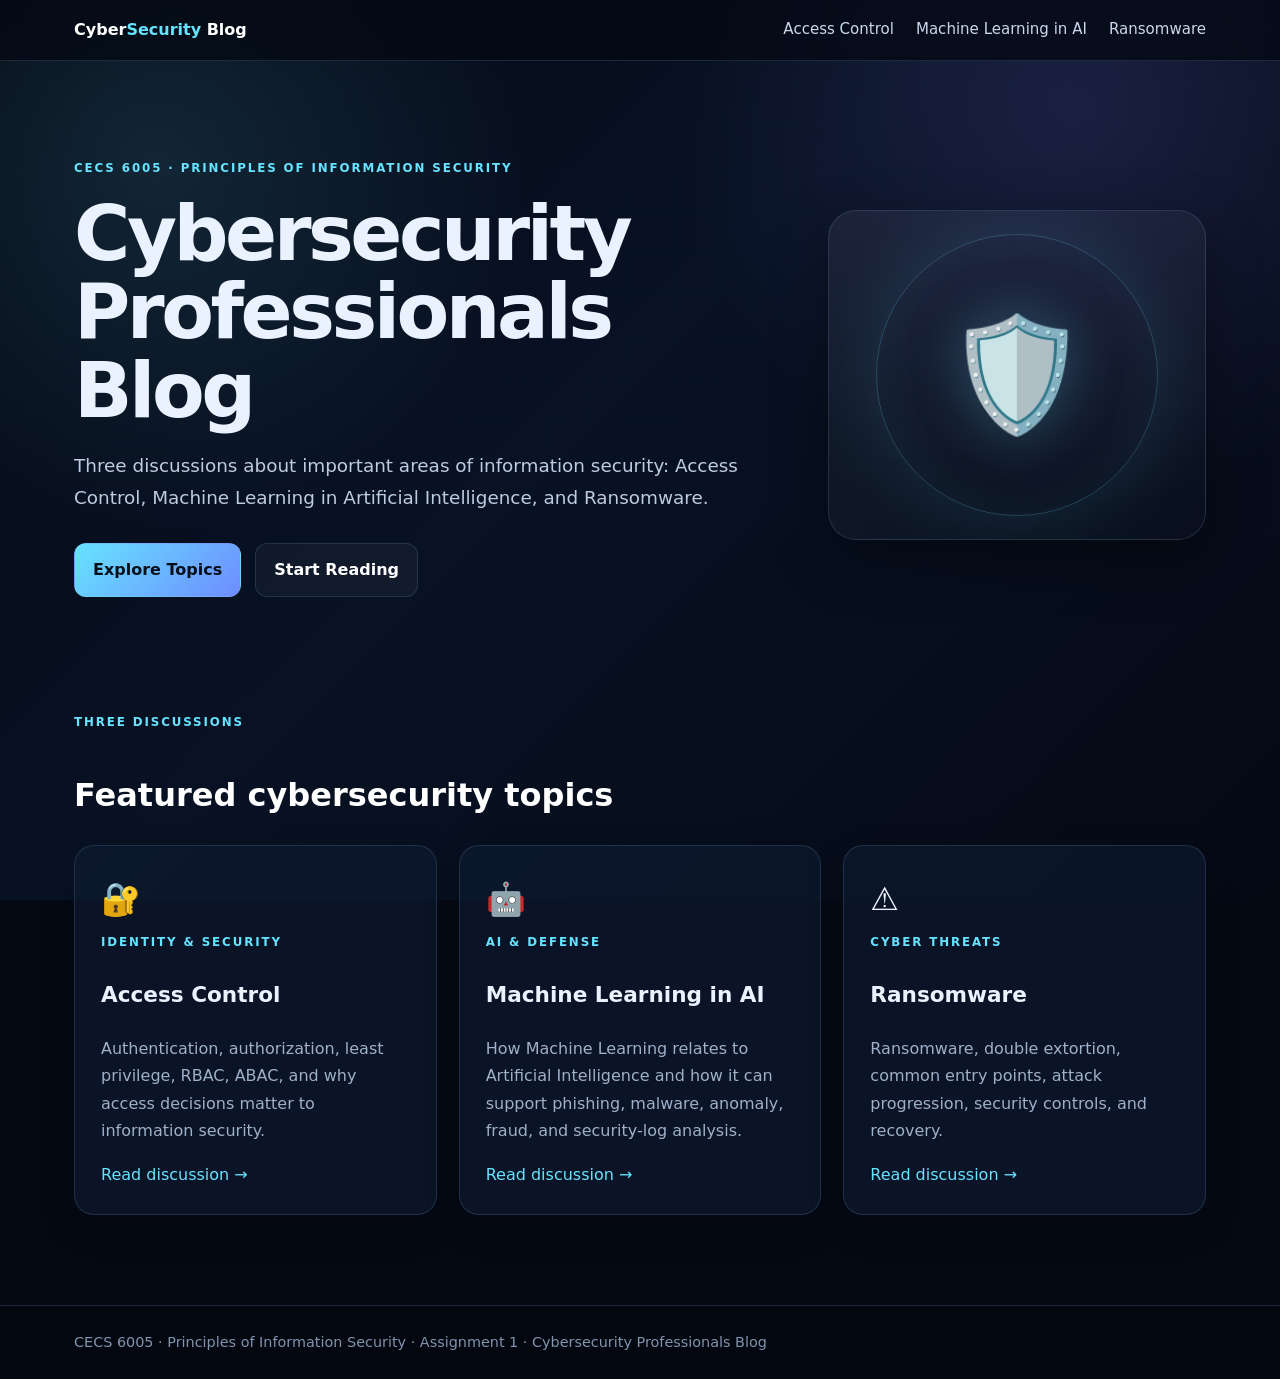
<file: index.html>
<!doctype html><html lang="en"><head><meta charset="utf-8"><meta name="viewport" content="width=device-width,initial-scale=1"><title>Cybersecurity Professionals Blog</title><meta name="description" content="CECS 6005 cybersecurity blog covering Access Control, Machine Learning in AI, and Ransomware."><link rel="stylesheet" href="styles.css"></head><body>
<header class="site-header"><nav class="nav"><a class="brand" href="index.html">Cyber<span>Security</span> Blog</a><div class="nav-links"><a href="access-control.html">Access Control</a><a href="machine-learning-ai.html">Machine Learning in AI</a><a href="ransomware.html">Ransomware</a></div></nav></header>
<main><section class="hero"><div><div class="eyebrow">CECS 6005 · Principles of Information Security</div><h1>Cybersecurity Professionals Blog</h1><p class="lead">Three discussions about important areas of information security: Access Control, Machine Learning in Artificial Intelligence, and Ransomware.</p><div class="btns"><a class="btn primary" href="#topics">Explore Topics</a><a class="btn secondary" href="access-control.html">Start Reading</a></div></div><div class="hero-card"><div class="shield">🛡️</div></div></section>
<section class="section" id="topics"><div class="eyebrow">Three Discussions</div><h2>Featured cybersecurity topics</h2><div class="grid">
<article class="card"><div class="icon">🔐</div><span class="topic-tag">Identity & Security</span><h3>Access Control</h3><p>Authentication, authorization, least privilege, RBAC, ABAC, and why access decisions matter to information security.</p><a href="access-control.html">Read discussion →</a></article>
<article class="card"><div class="icon">🤖</div><span class="topic-tag">AI & Defense</span><h3>Machine Learning in AI</h3><p>How Machine Learning relates to Artificial Intelligence and how it can support phishing, malware, anomaly, fraud, and security-log analysis.</p><a href="machine-learning-ai.html">Read discussion →</a></article>
<article class="card"><div class="icon">⚠️</div><span class="topic-tag">Cyber Threats</span><h3>Ransomware</h3><p>Ransomware, double extortion, common entry points, attack progression, security controls, and recovery.</p><a href="ransomware.html">Read discussion →</a></article>
</div></section></main><footer class="footer"><div class="footer-inner">CECS 6005 · Principles of Information Security · Assignment 1 · Cybersecurity Professionals Blog</div></footer></body></html>
</file>
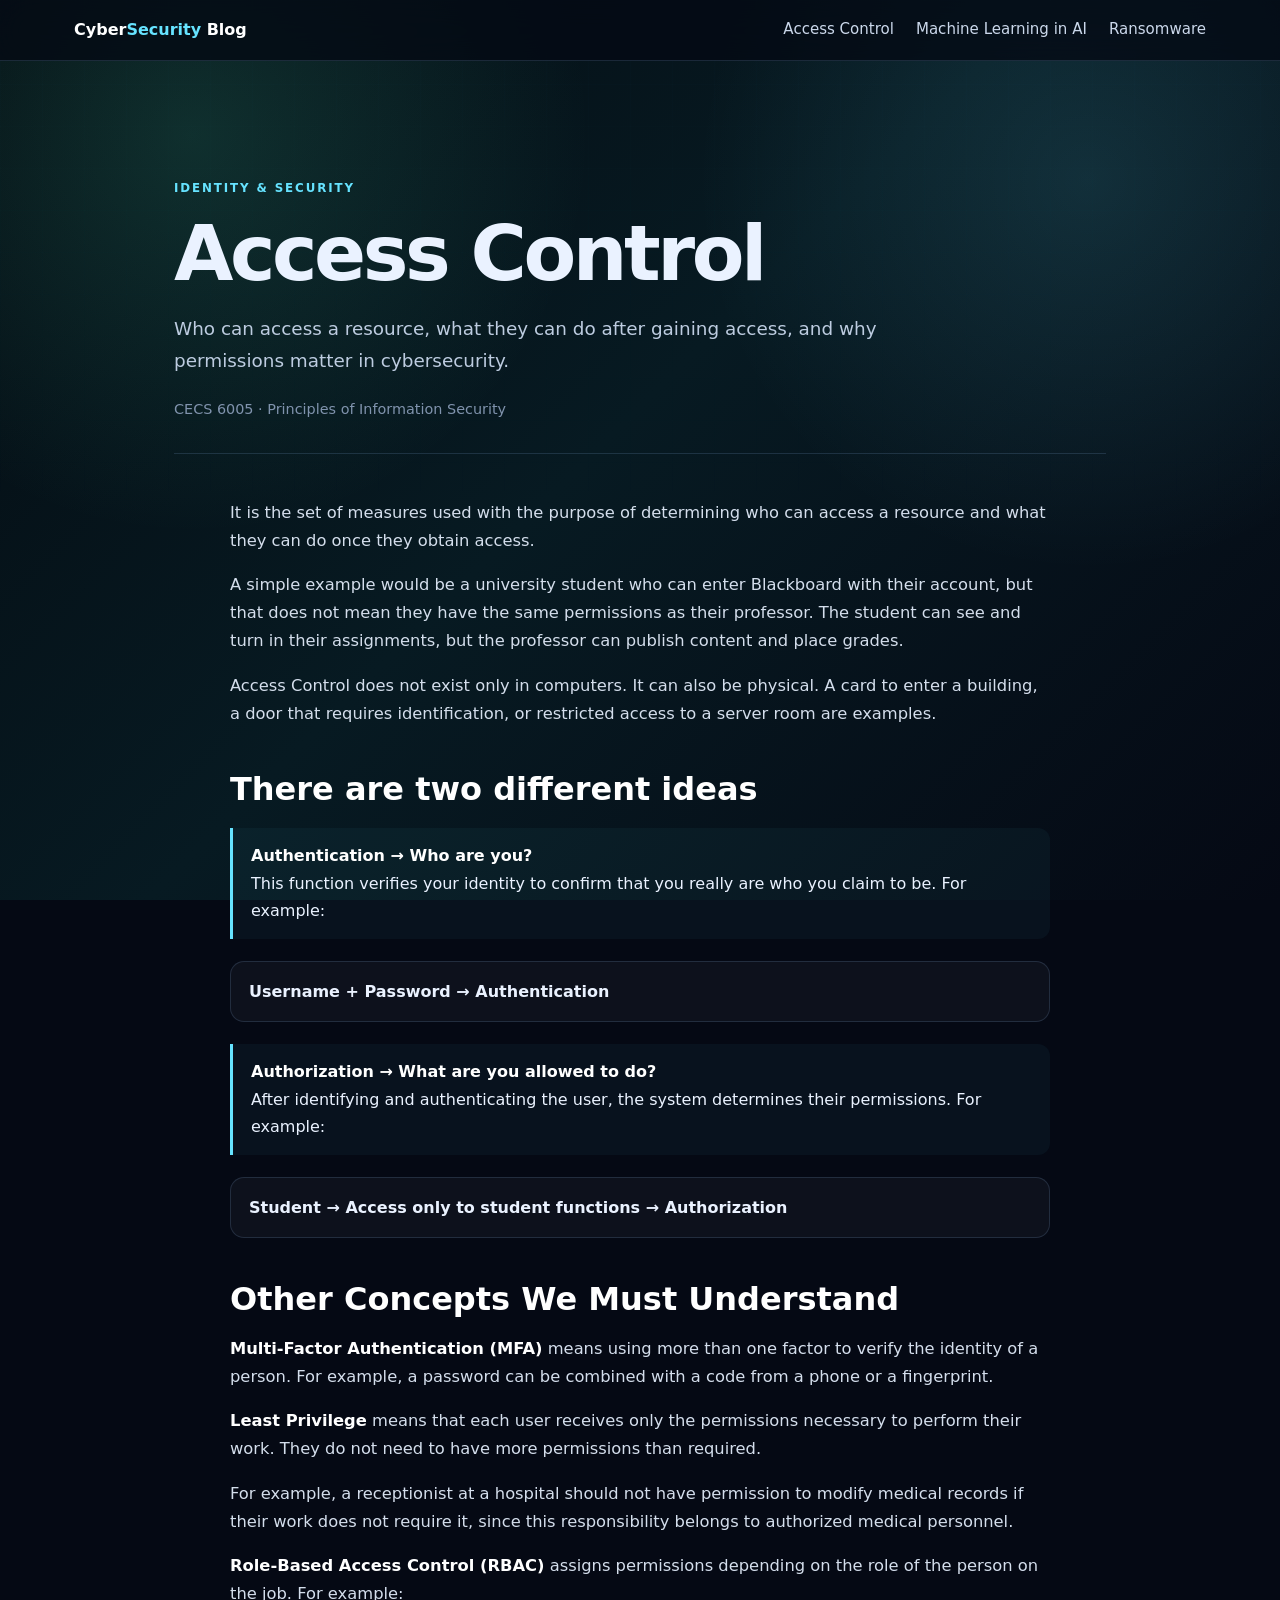
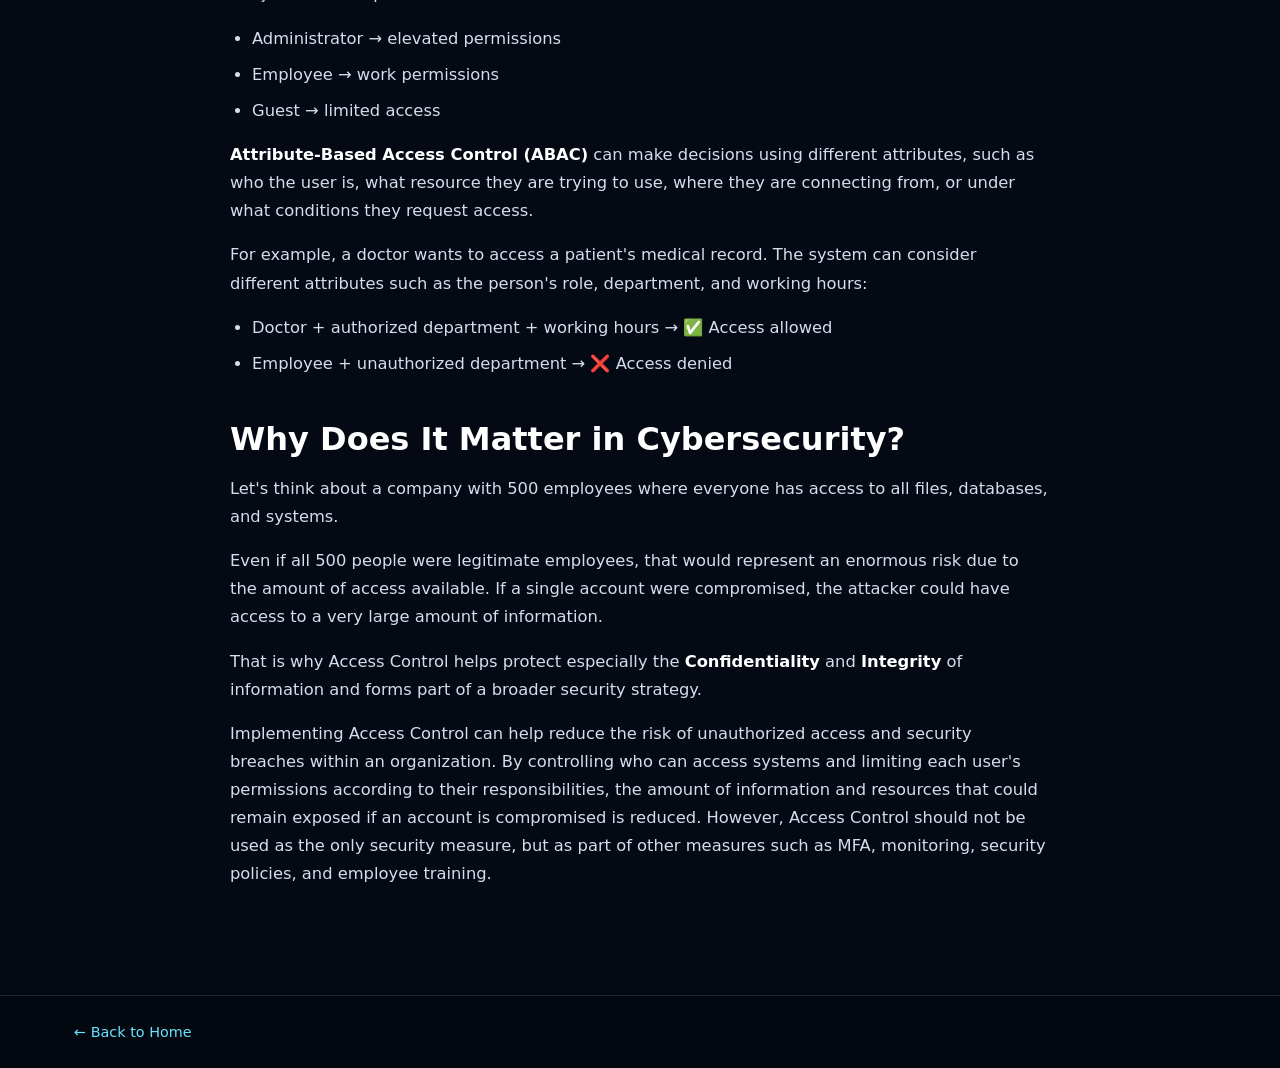
<file: access-control.html>
<!doctype html><html lang="en"><head><meta charset="utf-8"><meta name="viewport" content="width=device-width,initial-scale=1"><title>Access Control | Cybersecurity Professionals Blog</title><link rel="stylesheet" href="styles.css"></head><body class="access-theme"><header class="site-header"><nav class="nav"><a class="brand" href="index.html">Cyber<span>Security</span> Blog</a><div class="nav-links"><a href="access-control.html">Access Control</a><a href="machine-learning-ai.html">Machine Learning in AI</a><a href="ransomware.html">Ransomware</a></div></nav></header><main class="article-wrap"><header class="article-header"><span class="topic-tag">Identity & Security</span><h1>Access Control</h1><p class="lead">Who can access a resource, what they can do after gaining access, and why permissions matter in cybersecurity.</p><div class="meta">CECS 6005 · Principles of Information Security</div></header><article class="article">
<p>It is the set of measures used with the purpose of determining who can access a resource and what they can do once they obtain access.</p><p>A simple example would be a university student who can enter Blackboard with their account, but that does not mean they have the same permissions as their professor. The student can see and turn in their assignments, but the professor can publish content and place grades.</p><p>Access Control does not exist only in computers. It can also be physical. A card to enter a building, a door that requires identification, or restricted access to a server room are examples.</p>
<h2>There are two different ideas</h2><div class="concept"><strong>Authentication → Who are you?</strong><br>This function verifies your identity to confirm that you really are who you claim to be. For example:</div><div class="flow">Username + Password → Authentication</div><div class="concept"><strong>Authorization → What are you allowed to do?</strong><br>After identifying and authenticating the user, the system determines their permissions. For example:</div><div class="flow">Student → Access only to student functions → Authorization</div>
<h2>Other Concepts We Must Understand</h2><p><strong>Multi-Factor Authentication (MFA)</strong> means using more than one factor to verify the identity of a person. For example, a password can be combined with a code from a phone or a fingerprint.</p><p><strong>Least Privilege</strong> means that each user receives only the permissions necessary to perform their work. They do not need to have more permissions than required.</p><p>For example, a receptionist at a hospital should not have permission to modify medical records if their work does not require it, since this responsibility belongs to authorized medical personnel.</p><p><strong>Role-Based Access Control (RBAC)</strong> assigns permissions depending on the role of the person on the job. For example:</p><ul><li>Administrator → elevated permissions</li><li>Employee → work permissions</li><li>Guest → limited access</li></ul><p><strong>Attribute-Based Access Control (ABAC)</strong> can make decisions using different attributes, such as who the user is, what resource they are trying to use, where they are connecting from, or under what conditions they request access.</p><p>For example, a doctor wants to access a patient's medical record. The system can consider different attributes such as the person's role, department, and working hours:</p><ul><li>Doctor + authorized department + working hours → ✅ Access allowed</li><li>Employee + unauthorized department → ❌ Access denied</li></ul>
<h2>Why Does It Matter in Cybersecurity?</h2><p>Let's think about a company with 500 employees where everyone has access to all files, databases, and systems.</p><p>Even if all 500 people were legitimate employees, that would represent an enormous risk due to the amount of access available. If a single account were compromised, the attacker could have access to a very large amount of information.</p><p>That is why Access Control helps protect especially the <strong>Confidentiality</strong> and <strong>Integrity</strong> of information and forms part of a broader security strategy.</p><p>Implementing Access Control can help reduce the risk of unauthorized access and security breaches within an organization. By controlling who can access systems and limiting each user's permissions according to their responsibilities, the amount of information and resources that could remain exposed if an account is compromised is reduced. However, Access Control should not be used as the only security measure, but as part of other measures such as MFA, monitoring, security policies, and employee training.</p></article></main><footer class="footer"><div class="footer-inner"><a href="index.html">← Back to Home</a></div></footer></body></html>
</file>
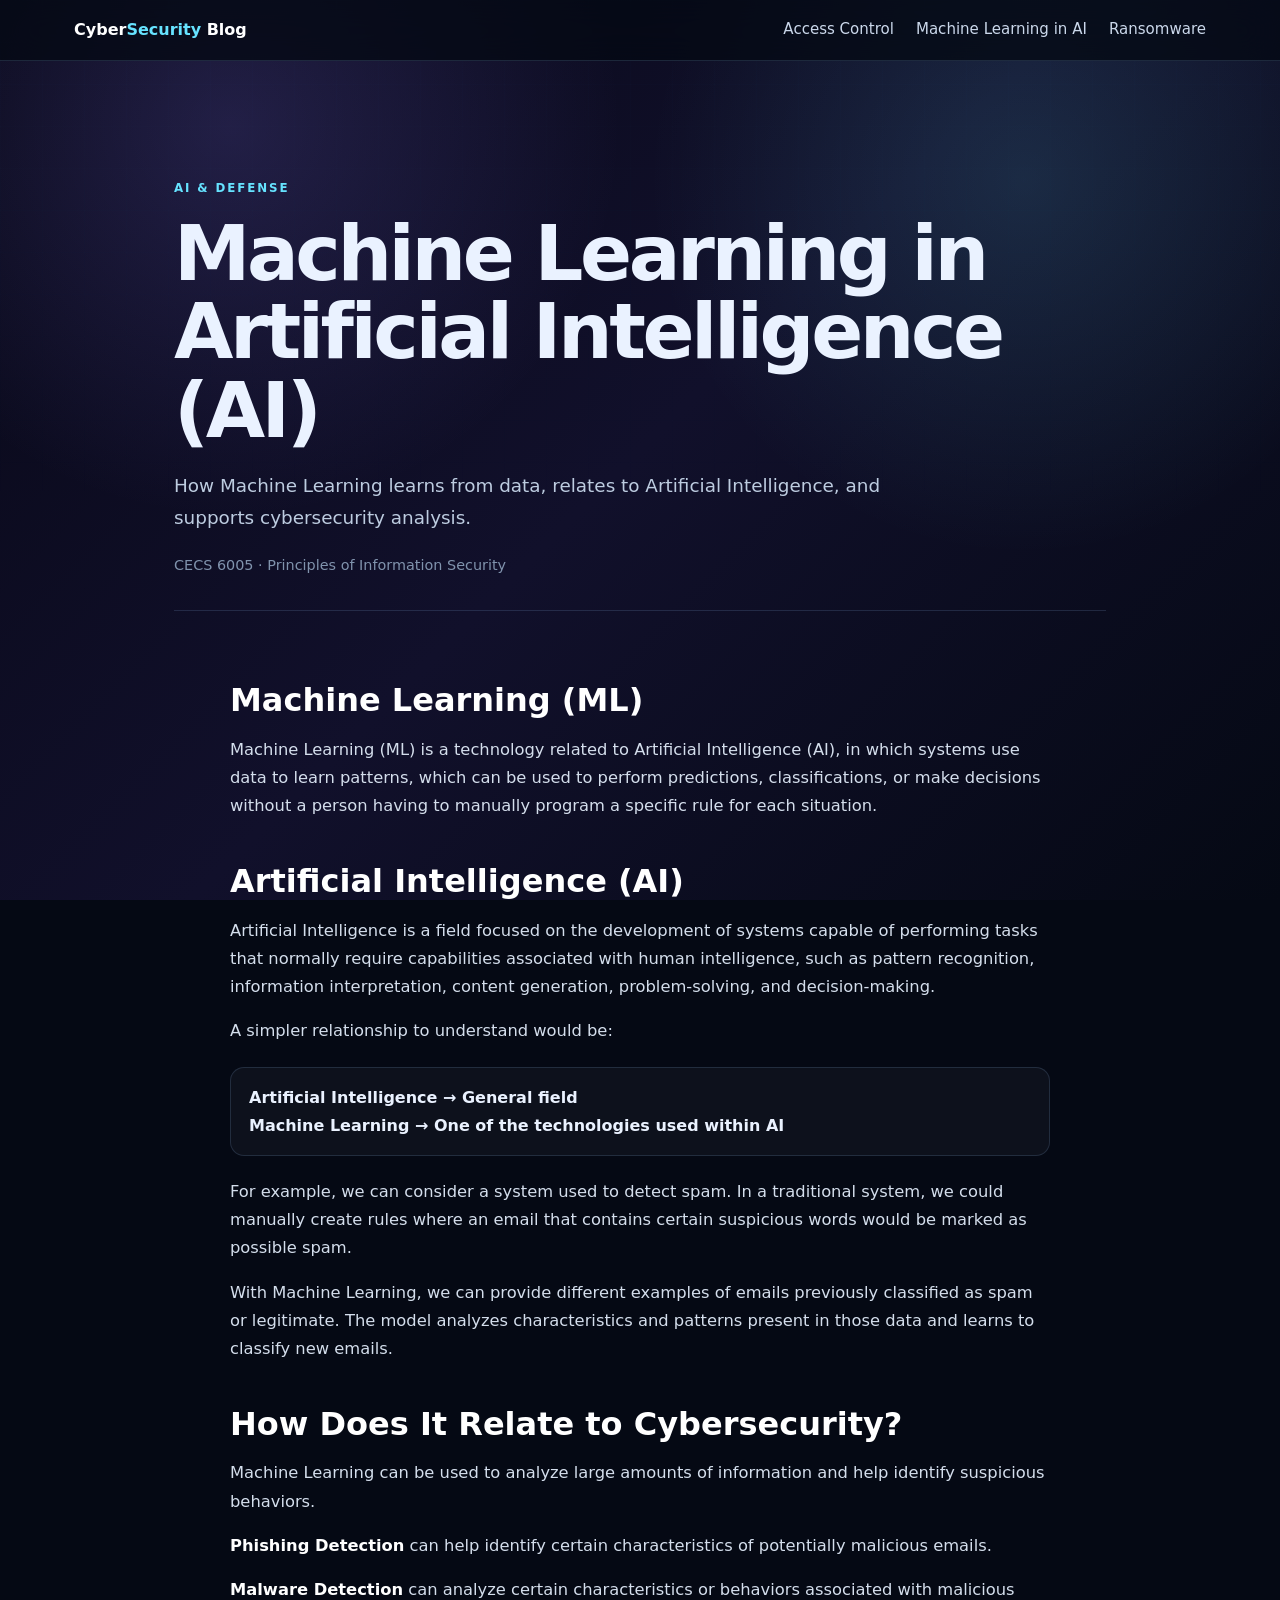
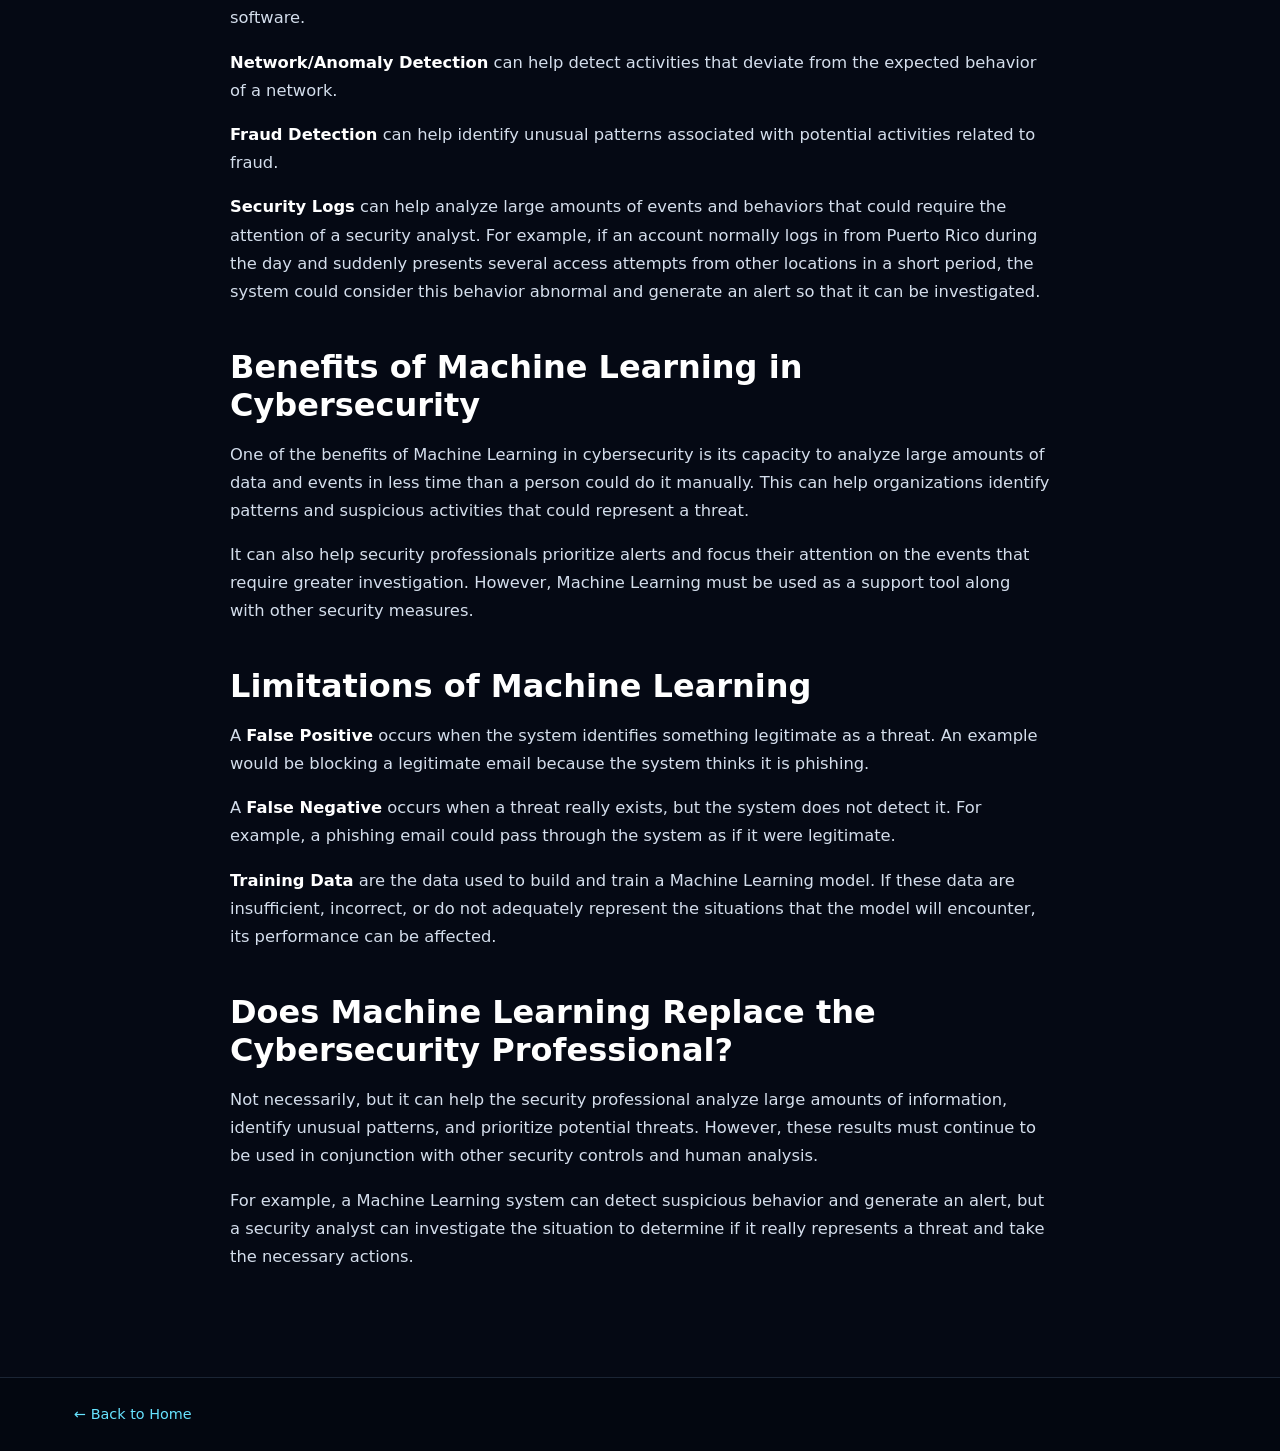
<file: machine-learning-ai.html>
<!doctype html><html lang="en"><head><meta charset="utf-8"><meta name="viewport" content="width=device-width,initial-scale=1"><title>Machine Learning in AI | Cybersecurity Professionals Blog</title><link rel="stylesheet" href="styles.css"></head><body class="ml-theme"><header class="site-header"><nav class="nav"><a class="brand" href="index.html">Cyber<span>Security</span> Blog</a><div class="nav-links"><a href="access-control.html">Access Control</a><a href="machine-learning-ai.html">Machine Learning in AI</a><a href="ransomware.html">Ransomware</a></div></nav></header><main class="article-wrap"><header class="article-header"><span class="topic-tag">AI & Defense</span><h1>Machine Learning in Artificial Intelligence (AI)</h1><p class="lead">How Machine Learning learns from data, relates to Artificial Intelligence, and supports cybersecurity analysis.</p><div class="meta">CECS 6005 · Principles of Information Security</div></header><article class="article">
<h2>Machine Learning (ML)</h2><p>Machine Learning (ML) is a technology related to Artificial Intelligence (AI), in which systems use data to learn patterns, which can be used to perform predictions, classifications, or make decisions without a person having to manually program a specific rule for each situation.</p>
<h2>Artificial Intelligence (AI)</h2><p>Artificial Intelligence is a field focused on the development of systems capable of performing tasks that normally require capabilities associated with human intelligence, such as pattern recognition, information interpretation, content generation, problem-solving, and decision-making.</p><p>A simpler relationship to understand would be:</p><div class="flow">Artificial Intelligence → General field<br>Machine Learning → One of the technologies used within AI</div><p>For example, we can consider a system used to detect spam. In a traditional system, we could manually create rules where an email that contains certain suspicious words would be marked as possible spam.</p><p>With Machine Learning, we can provide different examples of emails previously classified as spam or legitimate. The model analyzes characteristics and patterns present in those data and learns to classify new emails.</p>
<h2>How Does It Relate to Cybersecurity?</h2><p>Machine Learning can be used to analyze large amounts of information and help identify suspicious behaviors.</p><p><strong>Phishing Detection</strong> can help identify certain characteristics of potentially malicious emails.</p><p><strong>Malware Detection</strong> can analyze certain characteristics or behaviors associated with malicious software.</p><p><strong>Network/Anomaly Detection</strong> can help detect activities that deviate from the expected behavior of a network.</p><p><strong>Fraud Detection</strong> can help identify unusual patterns associated with potential activities related to fraud.</p><p><strong>Security Logs</strong> can help analyze large amounts of events and behaviors that could require the attention of a security analyst. For example, if an account normally logs in from Puerto Rico during the day and suddenly presents several access attempts from other locations in a short period, the system could consider this behavior abnormal and generate an alert so that it can be investigated.</p>
<h2>Benefits of Machine Learning in Cybersecurity</h2><p>One of the benefits of Machine Learning in cybersecurity is its capacity to analyze large amounts of data and events in less time than a person could do it manually. This can help organizations identify patterns and suspicious activities that could represent a threat.</p><p>It can also help security professionals prioritize alerts and focus their attention on the events that require greater investigation. However, Machine Learning must be used as a support tool along with other security measures.</p>
<h2>Limitations of Machine Learning</h2><p>A <strong>False Positive</strong> occurs when the system identifies something legitimate as a threat. An example would be blocking a legitimate email because the system thinks it is phishing.</p><p>A <strong>False Negative</strong> occurs when a threat really exists, but the system does not detect it. For example, a phishing email could pass through the system as if it were legitimate.</p><p><strong>Training Data</strong> are the data used to build and train a Machine Learning model. If these data are insufficient, incorrect, or do not adequately represent the situations that the model will encounter, its performance can be affected.</p>
<h2>Does Machine Learning Replace the Cybersecurity Professional?</h2><p>Not necessarily, but it can help the security professional analyze large amounts of information, identify unusual patterns, and prioritize potential threats. However, these results must continue to be used in conjunction with other security controls and human analysis.</p><p>For example, a Machine Learning system can detect suspicious behavior and generate an alert, but a security analyst can investigate the situation to determine if it really represents a threat and take the necessary actions.</p></article></main><footer class="footer"><div class="footer-inner"><a href="index.html">← Back to Home</a></div></footer></body></html>
</file>
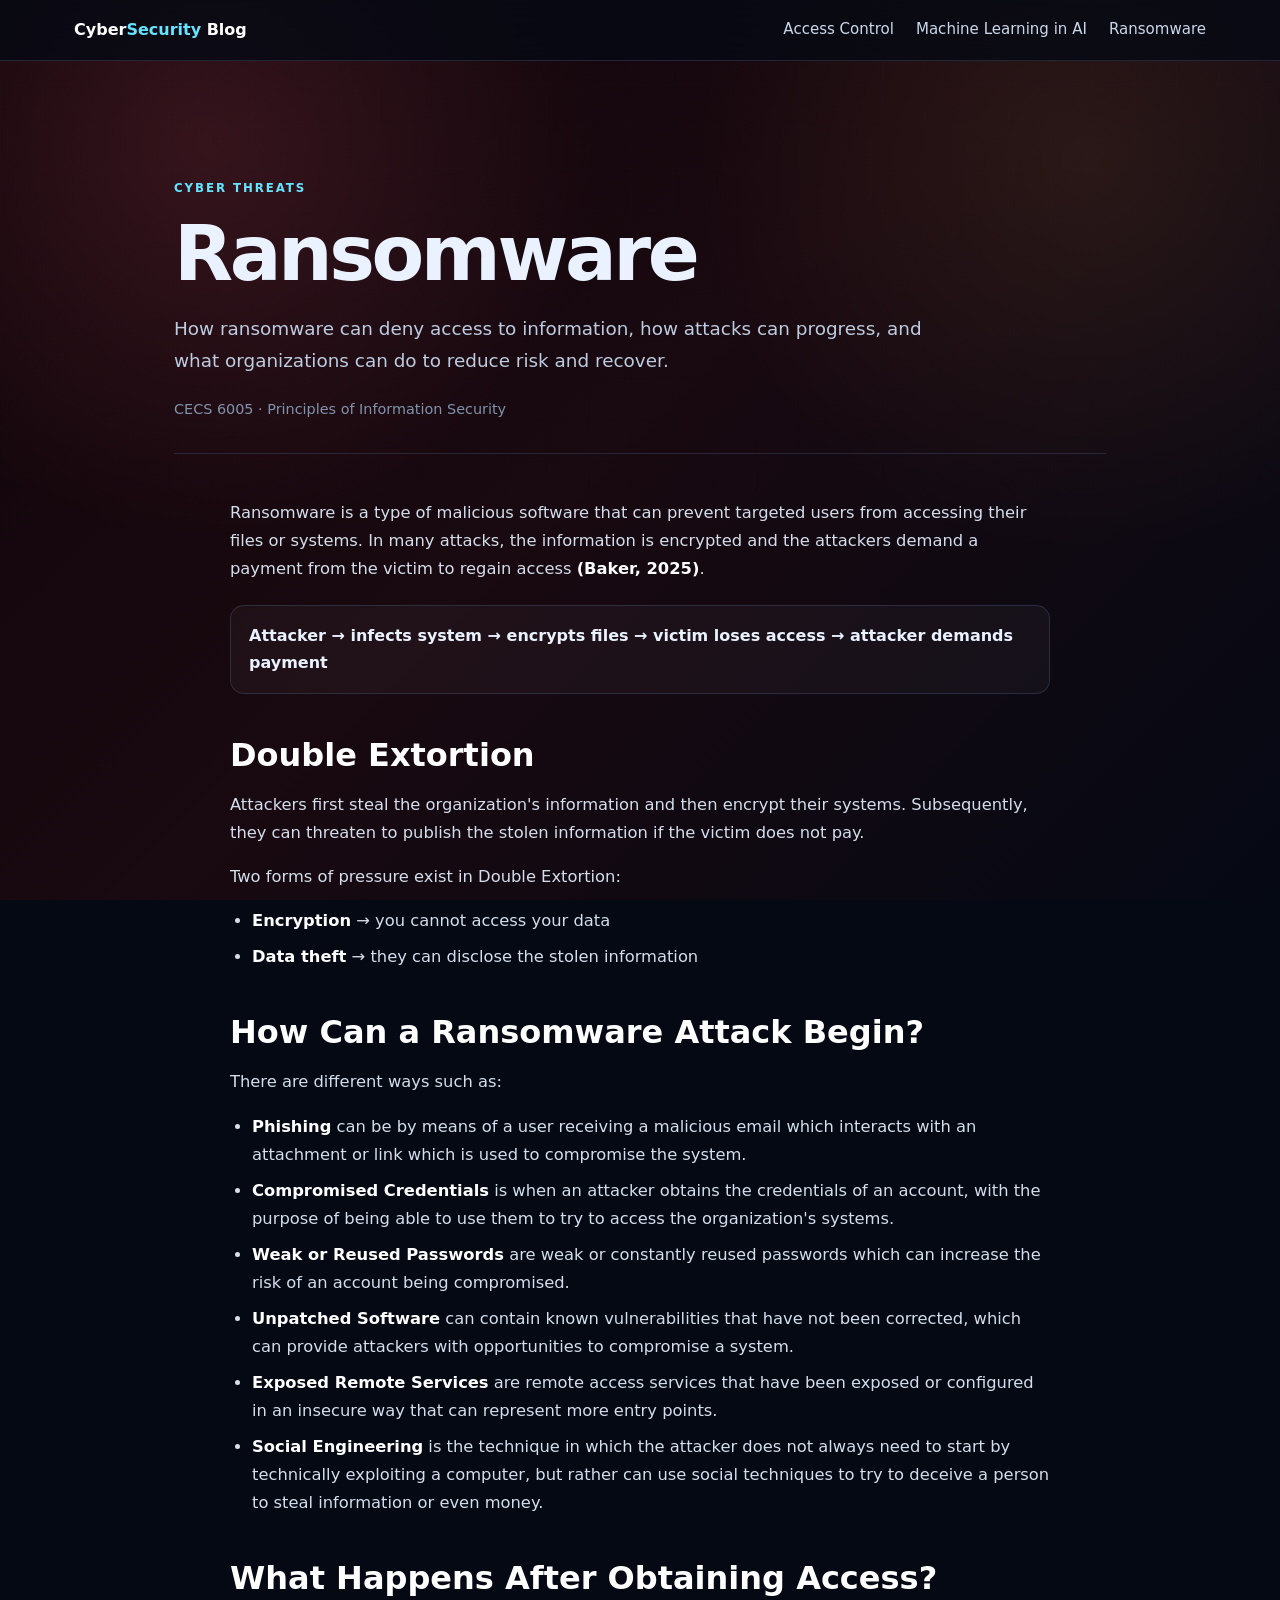
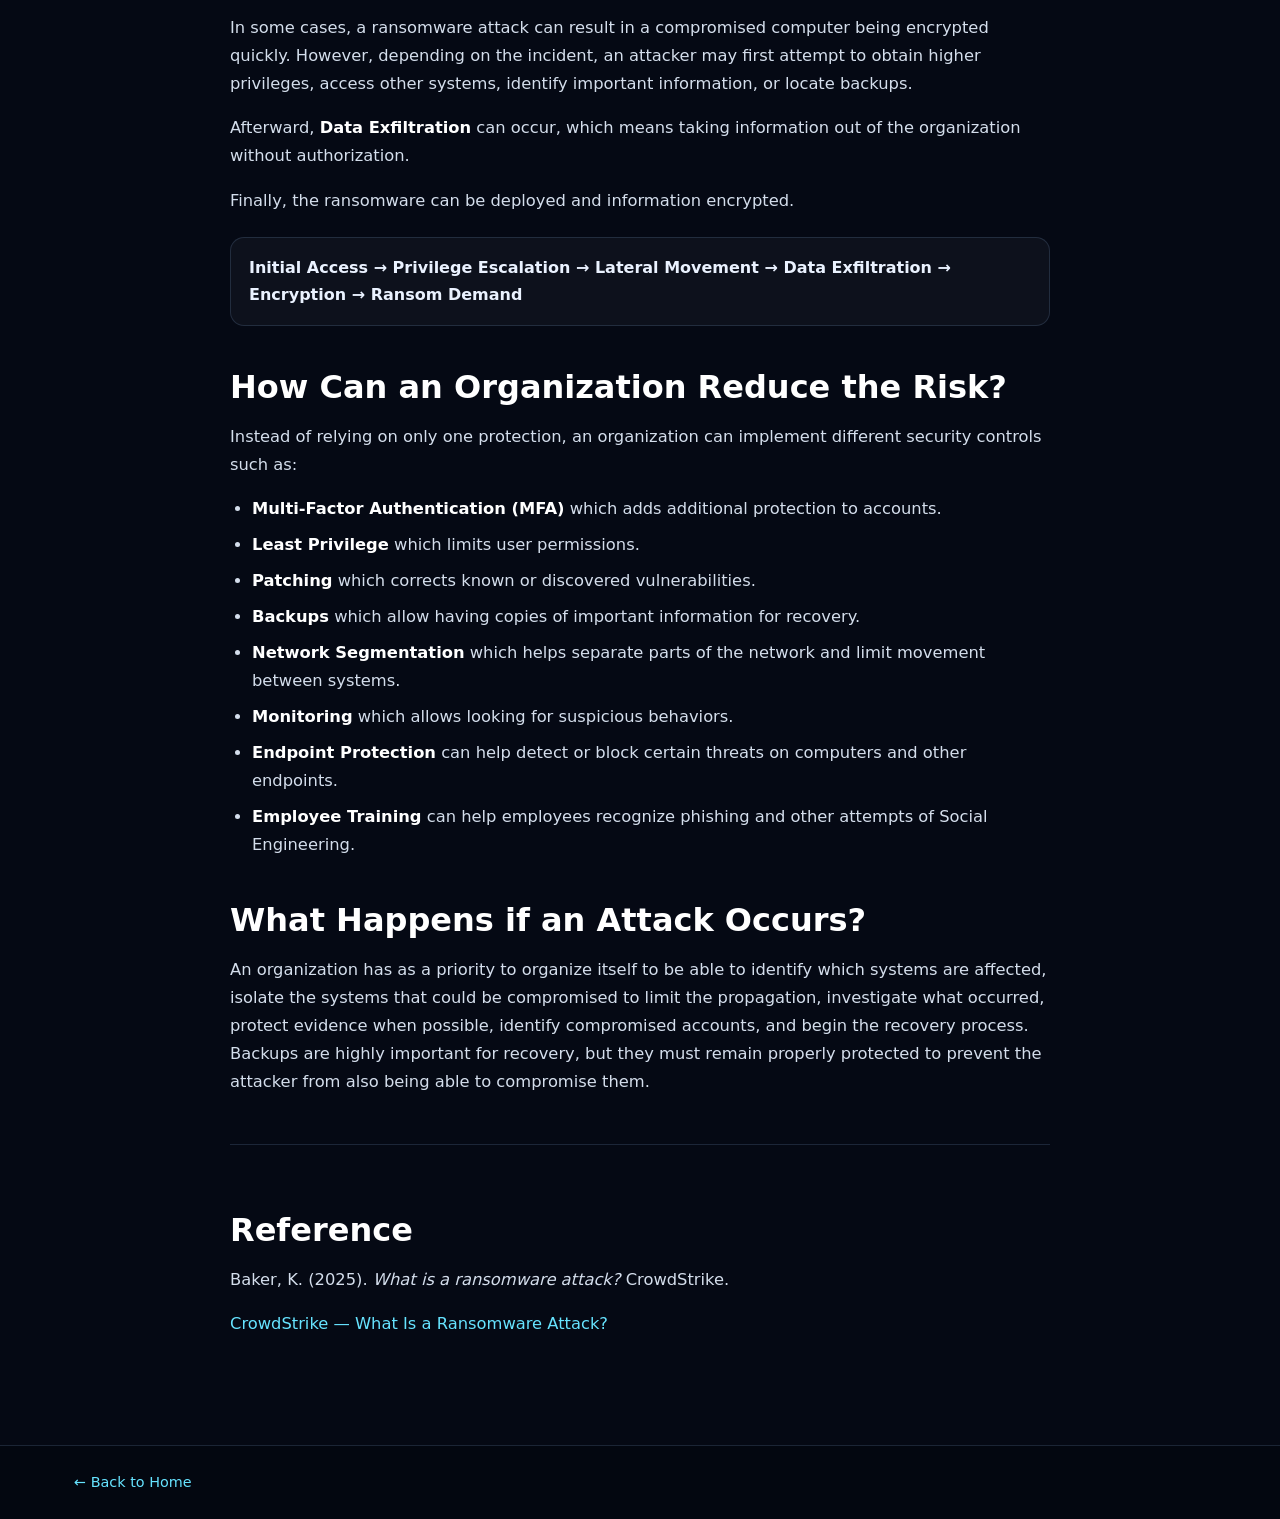
<file: ransomware.html>
<!doctype html><html lang="en"><head><meta charset="utf-8"><meta name="viewport" content="width=device-width,initial-scale=1"><title>Ransomware | Cybersecurity Professionals Blog</title><link rel="stylesheet" href="styles.css"></head><body class="ransom-theme"><header class="site-header"><nav class="nav"><a class="brand" href="index.html">Cyber<span>Security</span> Blog</a><div class="nav-links"><a href="access-control.html">Access Control</a><a href="machine-learning-ai.html">Machine Learning in AI</a><a href="ransomware.html">Ransomware</a></div></nav></header><main class="article-wrap"><header class="article-header"><span class="topic-tag">Cyber Threats</span><h1>Ransomware</h1><p class="lead">How ransomware can deny access to information, how attacks can progress, and what organizations can do to reduce risk and recover.</p><div class="meta">CECS 6005 · Principles of Information Security</div></header><article class="article">
<p>Ransomware is a type of malicious software that can prevent targeted users from accessing their files or systems. In many attacks, the information is encrypted and the attackers demand a payment from the victim to regain access <strong>(Baker, 2025)</strong>.</p><div class="flow">Attacker → infects system → encrypts files → victim loses access → attacker demands payment</div>
<h2>Double Extortion</h2><p>Attackers first steal the organization's information and then encrypt their systems. Subsequently, they can threaten to publish the stolen information if the victim does not pay.</p><p>Two forms of pressure exist in Double Extortion:</p><ul><li><strong>Encryption</strong> → you cannot access your data</li><li><strong>Data theft</strong> → they can disclose the stolen information</li></ul>
<h2>How Can a Ransomware Attack Begin?</h2><p>There are different ways such as:</p><ul><li><strong>Phishing</strong> can be by means of a user receiving a malicious email which interacts with an attachment or link which is used to compromise the system.</li><li><strong>Compromised Credentials</strong> is when an attacker obtains the credentials of an account, with the purpose of being able to use them to try to access the organization's systems.</li><li><strong>Weak or Reused Passwords</strong> are weak or constantly reused passwords which can increase the risk of an account being compromised.</li><li><strong>Unpatched Software</strong> can contain known vulnerabilities that have not been corrected, which can provide attackers with opportunities to compromise a system.</li><li><strong>Exposed Remote Services</strong> are remote access services that have been exposed or configured in an insecure way that can represent more entry points.</li><li><strong>Social Engineering</strong> is the technique in which the attacker does not always need to start by technically exploiting a computer, but rather can use social techniques to try to deceive a person to steal information or even money.</li></ul>
<h2>What Happens After Obtaining Access?</h2><p>In some cases, a ransomware attack can result in a compromised computer being encrypted quickly. However, depending on the incident, an attacker may first attempt to obtain higher privileges, access other systems, identify important information, or locate backups.</p><p>Afterward, <strong>Data Exfiltration</strong> can occur, which means taking information out of the organization without authorization.</p><p>Finally, the ransomware can be deployed and information encrypted.</p><div class="flow">Initial Access → Privilege Escalation → Lateral Movement → Data Exfiltration → Encryption → Ransom Demand</div>
<h2>How Can an Organization Reduce the Risk?</h2><p>Instead of relying on only one protection, an organization can implement different security controls such as:</p><ul><li><strong>Multi-Factor Authentication (MFA)</strong> which adds additional protection to accounts.</li><li><strong>Least Privilege</strong> which limits user permissions.</li><li><strong>Patching</strong> which corrects known or discovered vulnerabilities.</li><li><strong>Backups</strong> which allow having copies of important information for recovery.</li><li><strong>Network Segmentation</strong> which helps separate parts of the network and limit movement between systems.</li><li><strong>Monitoring</strong> which allows looking for suspicious behaviors.</li><li><strong>Endpoint Protection</strong> can help detect or block certain threats on computers and other endpoints.</li><li><strong>Employee Training</strong> can help employees recognize phishing and other attempts of Social Engineering.</li></ul>
<h2>What Happens if an Attack Occurs?</h2><p>An organization has as a priority to organize itself to be able to identify which systems are affected, isolate the systems that could be compromised to limit the propagation, investigate what occurred, protect evidence when possible, identify compromised accounts, and begin the recovery process. Backups are highly important for recovery, but they must remain properly protected to prevent the attacker from also being able to compromise them.</p>
<section class="references"><h2>Reference</h2><p>Baker, K. (2025). <em>What is a ransomware attack?</em> CrowdStrike.</p><p><a href="https://www.crowdstrike.com/en-us/cybersecurity-101/ransomware/" target="_blank" rel="noopener">CrowdStrike — What Is a Ransomware Attack?</a></p></section></article></main><footer class="footer"><div class="footer-inner"><a href="index.html">← Back to Home</a></div></footer></body></html>
</file>
<file: styles.css>
:root{--bg:#050914;--panel:rgba(10,18,35,.82);--panel2:rgba(13,25,47,.72);--text:#eaf2ff;--muted:#9fb0c9;--line:rgba(133,170,220,.18);--accent:#66e3ff;--accent2:#8b7cff;--shadow:0 18px 55px rgba(0,0,0,.38)}*{box-sizing:border-box}html{scroll-behavior:smooth}body{margin:0;font-family:Inter,ui-sans-serif,system-ui,-apple-system,BlinkMacSystemFont,"Segoe UI",sans-serif;color:var(--text);background:var(--bg);line-height:1.72;min-height:100vh;overflow-x:hidden}body:before,body:after{content:"";position:fixed;inset:0;pointer-events:none;z-index:-2}body:before{background:radial-gradient(circle at 12% 18%,rgba(102,227,255,.12),transparent 28%),radial-gradient(circle at 84% 12%,rgba(139,124,255,.14),transparent 30%),linear-gradient(135deg,#050914 0%,#081224 45%,#050914 100%)}body:after{z-index:-1;opacity:.23;background-image:linear-gradient(rgba(102,227,255,.06) 1px,transparent 1px),linear-gradient(90deg,rgba(102,227,255,.06) 1px,transparent 1px);background-size:42px 42px;mask-image:linear-gradient(to bottom,black,transparent 78%)}body.access-theme:before{background:radial-gradient(circle at 15% 15%,rgba(76,230,183,.15),transparent 30%),radial-gradient(circle at 85% 20%,rgba(102,227,255,.12),transparent 30%),linear-gradient(135deg,#040b11,#071a22 48%,#050914)}body.ml-theme:before{background:radial-gradient(circle at 18% 14%,rgba(139,124,255,.18),transparent 30%),radial-gradient(circle at 80% 20%,rgba(102,227,255,.13),transparent 30%),linear-gradient(135deg,#080817,#11102b 50%,#050914)}body.ransom-theme:before{background:radial-gradient(circle at 16% 16%,rgba(255,99,125,.15),transparent 30%),radial-gradient(circle at 85% 18%,rgba(255,174,88,.09),transparent 30%),linear-gradient(135deg,#100509,#190910 48%,#050914)}a{color:var(--accent);text-decoration:none}a:hover{text-decoration:underline}.site-header{position:sticky;top:0;z-index:20;background:rgba(5,9,20,.78);backdrop-filter:blur(18px);border-bottom:1px solid var(--line)}.nav{max-width:1180px;margin:auto;padding:16px 24px;display:flex;align-items:center;justify-content:space-between;gap:24px}.brand{font-weight:800;color:white}.brand span{color:var(--accent)}.nav-links{display:flex;gap:22px;flex-wrap:wrap}.nav-links a{color:#cbd8eb;font-size:.94rem}.hero{max-width:1180px;margin:auto;padding:92px 24px 72px;display:grid;grid-template-columns:1.3fr .7fr;gap:52px;align-items:center}.eyebrow,.topic-tag{display:inline-block;text-transform:uppercase;letter-spacing:.16em;font-size:.74rem;font-weight:800;color:var(--accent)}h1{font-size:clamp(2.5rem,6vw,5.3rem);line-height:1.02;letter-spacing:-.045em;margin:15px 0 20px;max-width:900px}h2{font-size:clamp(1.45rem,3vw,2rem);line-height:1.2;margin:42px 0 14px;color:#fff}h3{font-size:1.35rem}.lead{font-size:1.15rem;color:#bdcce0;max-width:760px}.btns{display:flex;gap:14px;margin-top:30px;flex-wrap:wrap}.btn{display:inline-flex;padding:12px 18px;border-radius:12px;font-weight:700;border:1px solid var(--line)}.btn.primary{background:linear-gradient(135deg,var(--accent),#6e8cff);color:#06101b}.btn.secondary{background:rgba(255,255,255,.04);color:white}.hero-card{min-height:330px;border:1px solid var(--line);border-radius:28px;background:linear-gradient(145deg,rgba(255,255,255,.06),rgba(255,255,255,.015));box-shadow:var(--shadow);display:grid;place-items:center;position:relative;overflow:hidden}.hero-card:before{content:"";position:absolute;width:280px;height:280px;border:1px solid rgba(102,227,255,.24);border-radius:50%;box-shadow:0 0 80px rgba(102,227,255,.12),inset 0 0 60px rgba(102,227,255,.06)}.shield{font-size:7rem;filter:drop-shadow(0 0 28px rgba(102,227,255,.28));z-index:1}.section{max-width:1180px;margin:auto;padding:38px 24px 90px}.grid{display:grid;grid-template-columns:repeat(3,1fr);gap:22px;margin-top:30px}.card{border:1px solid var(--line);background:var(--panel2);border-radius:20px;padding:26px;box-shadow:0 12px 35px rgba(0,0,0,.2);transition:.2s}.card:hover{transform:translateY(-4px);border-color:rgba(102,227,255,.38)}.card .icon{font-size:2rem}.card p{color:var(--muted)}.article-wrap{max-width:980px;margin:auto;padding:68px 24px 90px}.article-header{padding:44px 0 32px;border-bottom:1px solid var(--line)}.article-header h1{font-size:clamp(2.7rem,7vw,4.8rem)}.meta{color:#8093ad;font-size:.9rem;margin-top:20px}.article{max-width:820px;margin:0 auto;padding-top:28px}.article p,.article li{color:#d4deec;font-size:1.02rem}.article strong{color:white}.article ul{padding-left:22px}.article li{margin:8px 0}.concept{border-left:3px solid var(--accent);padding:14px 18px;margin:20px 0;background:rgba(102,227,255,.045);border-radius:0 12px 12px 0}.flow{margin:22px 0;padding:16px 18px;border:1px solid var(--line);border-radius:14px;background:rgba(255,255,255,.035);font-weight:700;overflow-wrap:anywhere}.references{margin-top:48px;padding-top:24px;border-top:1px solid var(--line)}.footer{border-top:1px solid var(--line);background:rgba(3,7,16,.72)}.footer-inner{max-width:1180px;margin:auto;padding:24px;color:#8294ae;font-size:.9rem}@media(max-width:820px){.hero{grid-template-columns:1fr;padding-top:60px}.hero-card{min-height:220px}.grid{grid-template-columns:1fr}.nav{align-items:flex-start;flex-direction:column}.nav-links{gap:12px 18px}h1{font-size:2.8rem}.article-wrap{padding-top:42px}}@media(prefers-reduced-motion:no-preference){.hero-card:before{animation:pulse 5s ease-in-out infinite}@keyframes pulse{50%{transform:scale(1.08);opacity:.65}}}
</file>
